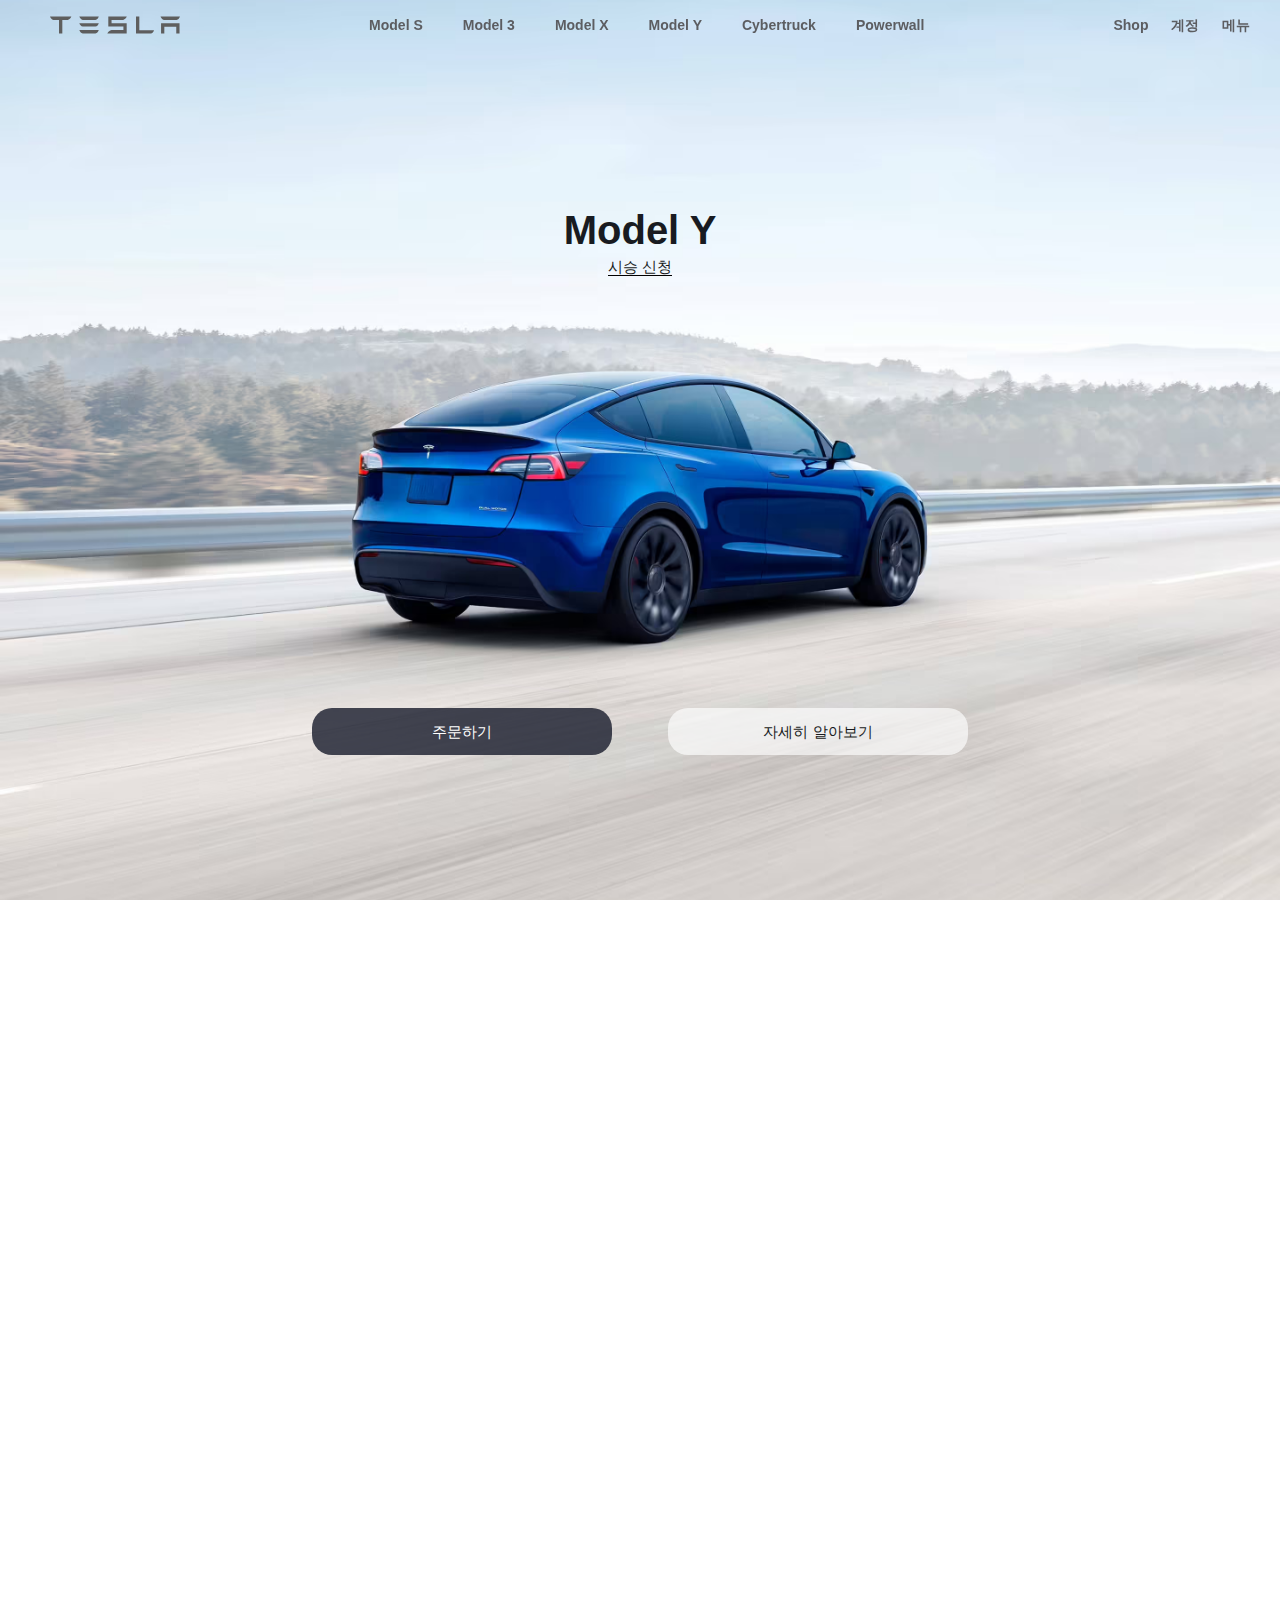
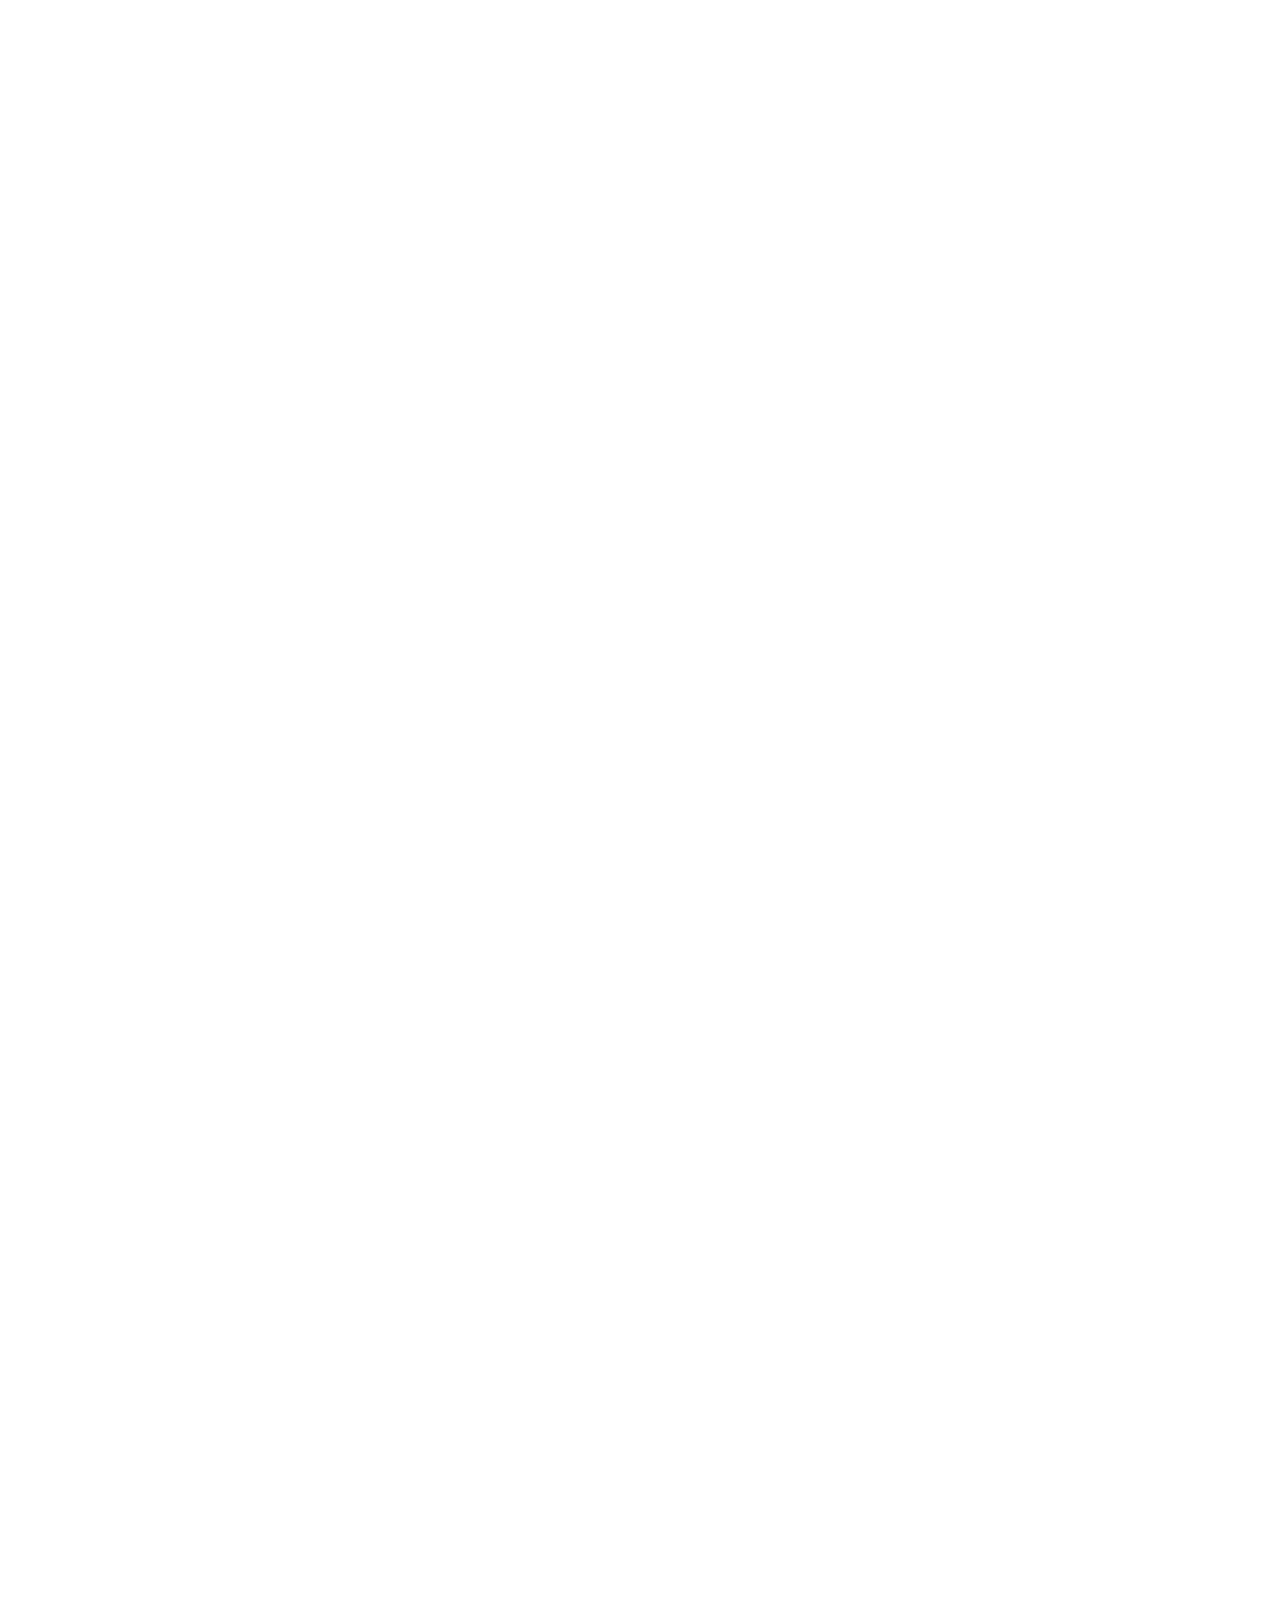
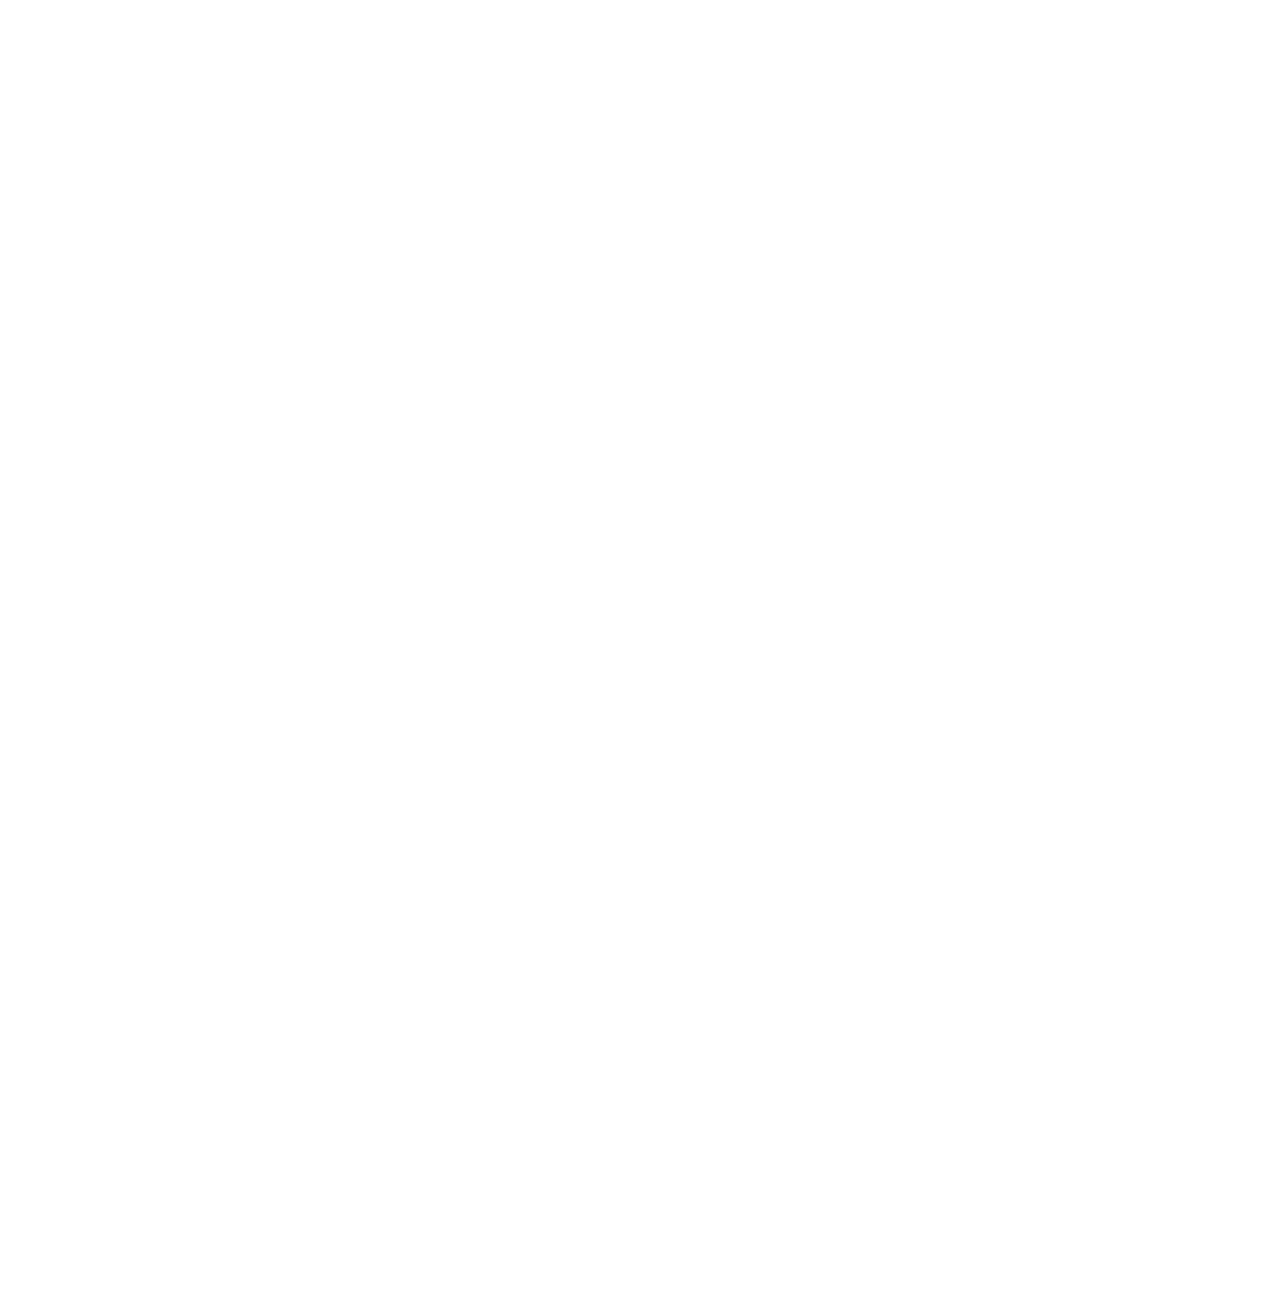
<file: index.html>
<!DOCTYPE html>
<html>

<head>
  <meta charset="utf-8" />
  <meta name="viewport" content="width=device-width" />
  <link rel="shortcut icon" href="media/favicon.ico" type="image/x-icon">
  <link rel="preconnect" href="https://fonts.googleapis.com">
  <title>전기차, 태양광 및 청정 에너지 | Tesla 대한민국</title>

  <!-- Fullpage CSS -->
  <link rel="stylesheet" href="css/fullpage.css" />
  <!-- 초기화 CSS -->
  <link rel="stylesheet" href="css/reset.css" />
  <link rel="stylesheet" href="css/variable.css" />
  <link rel="stylesheet" href="css/header.css" />
  <link rel="stylesheet" href="css/navigation.css" />
  <link rel="stylesheet" href="css/section.css" />
  <link rel="stylesheet" href="css/footer.css" />
  <link rel="stylesheet" href="css/responsive.css" />

</head>

<body>
  <div class="blur_overlay"></div>

  <header class="header">
    <a class="header_left" href="#">
      <img class="header_logo" src="media/tesla_logo.svg" alt="" />
    </a>

    <ul class="header_middle">
      <li>
      <li><a class="header_nav_btn" href="#">Model S</a></li>
      <li><a class="header_nav_btn" href="#">Model 3</a></li>
      <li><a class="header_nav_btn" href="#">Model X</a></li>
      <li><a class="header_nav_btn" href="#">Model Y</a></li>
      <li><a class="header_nav_btn" href="#">Cybertruck</a></li>
      <li><a class="header_nav_btn" href="#">Powerwall</a></li>
      </li>
    </ul>

    <div class="header_right">
      <a class="header_nav_btn" href="#">shop</a>
      <a class="header_nav_btn" href="#">계정</a>
      <a class="header_nav_btn menu_btn" href="#">메뉴</a>
    </div>

  </header>

  <nav class="navigation">
    <div class="close_btn_container">
      <img class="navigation_close_btn" src="media/close_icon.svg" alt="" />
    </div>

    <ul>
      <li class="link_in_middle"><a class="nav_link" href="#">Model S</a></li>
      <li class="link_in_middle"><a class="nav_link" href="#">Model 3</a></li>
      <li class="link_in_middle"><a class="nav_link" href="#">Model X</a></li>
      <li class="link_in_middle"><a class="nav_link" href="#">Model Y</a></li>

      <li><a class="nav_link" href="#">인벤토리 </a></li>
      <li><a class="nav_link" href="#">인증중고 인벤토리 </a></li>
      <li><a class="nav_link" href="#">Roadster </a></li>
      <li><a class="nav_link" href="#">상업용 에너지 </a></li>
      <li><a class="nav_link" href="#">공공사업용</a></li>
      <li><a class="nav_link" href="#">에너지 </a></li>
      <li><a class="nav_link" href="#">법인 판매 </a></li>
      <li><a class="nav_link" href="#">충전</a></li>
      <li><a class="nav_link" href="#">Tesla 찾기 </a></li>
      <li><a class="nav_link" href="#">이벤트</a></li>
      <li><a class="nav_link" href="#">지원 </a></li>
      <li><a class="nav_link" href="#">투자자 정보 </a></li>


    </ul>

  </nav>

  <section id="fullpage">
    <section class="section one">
      <div class="section_content">
        <h1 class="section_content_title">Model Y</h1>
        <h2 class="section_content_subtitle">
          <a href="#">시승 신청</a>
        </h2>
      </div>

      <div class="section_action_container">
        <a class="section_action_btn action_btn_primary" href="#">주문하기</a>
        <a class="section_action_btn action_btn_secondary" href="#">자세히 알아보기</a>
      </div>
    </section>

    <section class="section two">
      <div class="section_content">
        <h1 class="section_content_title">Model 3</h1>
        <h2 class="section_content_subtitle">
          <a href="#">시승 신청</a>
        </h2>
      </div>

      <div class="section_action_container">
        <a class="section_action_btn action_btn_primary" href="#">주문하기</a>
        <a class="section_action_btn action_btn_secondary" href="#">자세히 알아보기</a>
      </div>
    </section>

    <section class="section three">
      <div class="section_content">
        <h1 class="section_content_title">Model X</h1>
        <h2 class="section_content_subtitle">
          <a href="#">시승 신청</a>
        </h2>
      </div>

      <div class="section_action_container">
        <a class="section_action_btn action_btn_primary" href="#">주문하기</a>
        <a class="section_action_btn action_btn_secondary" href="#">자세히 알아보기</a>
      </div>
    </section>

    <section class="section four">
      <div class="section_content">
        <h1 class="section_content_title">Model S</h1>
        <h2 class="section_content_subtitle">
          <a href="#">시승 신청</a>
        </h2>
      </div>

      <div class="section_action_container">
        <a class="section_action_btn action_btn_primary" href="#">주문하기</a>
        <a class="section_action_btn action_btn_secondary" href="#">자세히 알아보기</a>
      </div>
    </section>

    <section class="section five">
      <div class="section_content">
        <h1 class="section_content_title">태양광과 Powerwall</h1>
        <h2 class="section_content_subtitle">
          모든 전력을 공급
        </h2>
      </div>

      <div class="section_action_container">
        <a class="section_action_btn action_btn_primary" href="#">자세히 알아보기</a>

      </div>

      <footer class="footer">
        <div class="container">
          <ul>
            <li><a href="#">Tesla © 2021</a></li>
            <li><a href="#"> Privacy &amp; Legal </a></li>
            <li><a href="#"> contact </a></li>
            <li><a href="#">careers</a></li>
            <li><a href="#">news</a></li>
            <li><a href="#">engage</a></li>
            <li><a href="#">locations</a></li>
          </ul>
          <p> 테슬라코리아 유한회사 | 사업자등록번호 : 524-88-00237 | 데이비드존파인스타인, 리리 | 통신판매업신고: 제2016-서울강남-02964호 |
            <a href="http://www.ftc.go.kr/bizCommPop.do?wrkr_no=5248800237">사업자정보확인</a>
            | 호스팅제공자: Tesla Inc. | 주소 : 서울특별시 강남구 테헤란로 134, 14층 | 대표전화 : 080-617-1388 |
            <a href="mailto:southkorea@tesla.com">southkorea@tesla.com</a>
          </p>
        </div>
      </footer>
    </section>

  </section>




  <script src="js/fullpage.js"></script>
  <script src="js/index.js"></script>
</body>

</html>
</file>
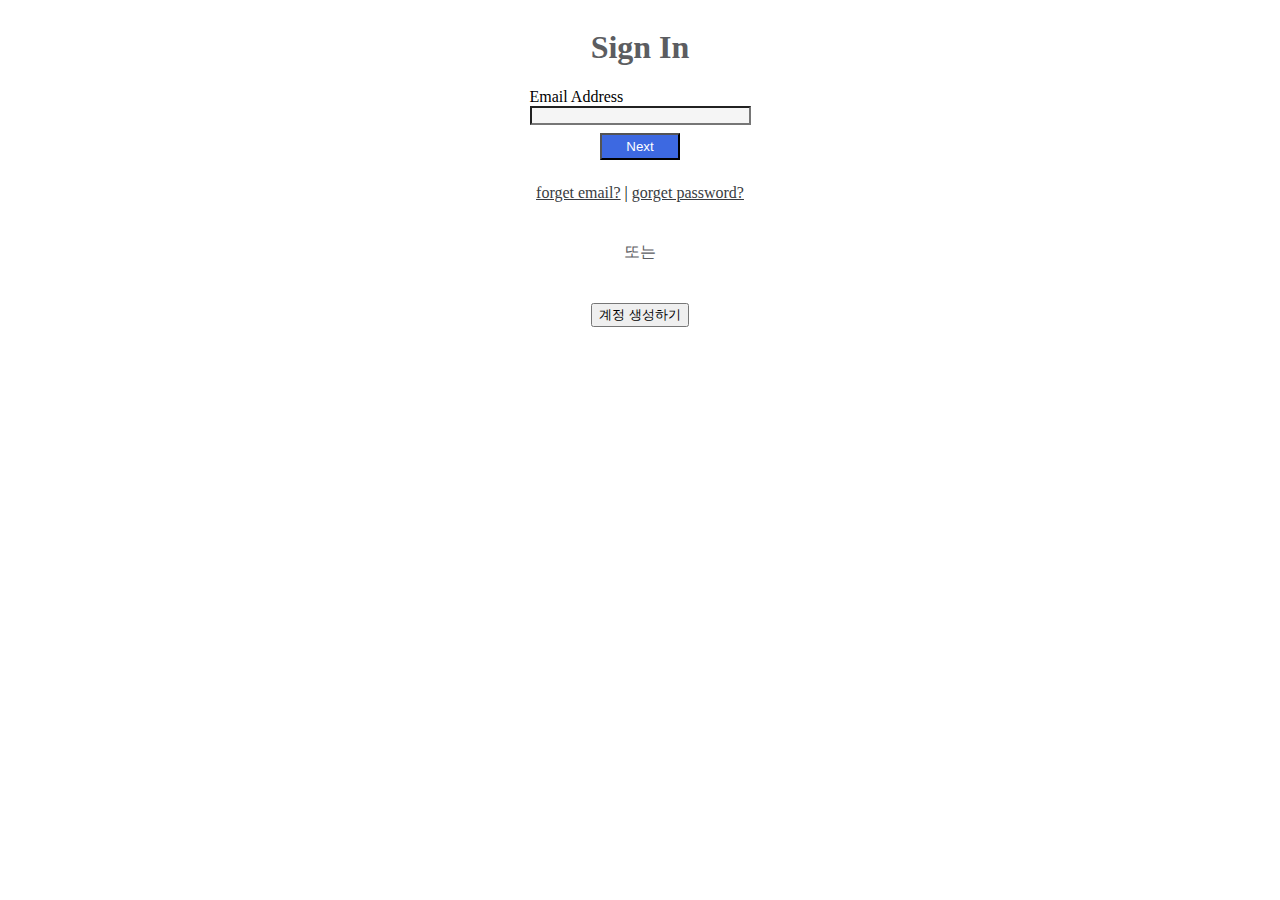
<file: login.html>
<!DOCTYPE html>
<html lang="en">

<head>
  <meta charset="UTF-8">
  <meta http-equiv="X-UA-Compatible" content="IE=edge">
  <meta name="viewport" content="width=device-width, initial-scale=1.0">
  <title>Login Page</title>
  <link rel="stylesheet" href="css/login.css">
</head>

<body>
  <div class="container">
    <h1 class="login_label">Sign In</h1>

    <form action="post">
      <div class="form_email">
        <div class="email_label"> Email Address</div>
        <input type="text" class="input_email">
        <div></div>
      </div>

      <button class="to_pw_page">Next</button>
      <p class="need_help_txt">
        <a href="#">forget email?</a>
        <span>|</span>
        <a href="#">gorget password?</a>
      </p>
    </form>

    <span class="inlinebreak">
      또는
    </span>

    <form action="" method="post">
      <button class="secondbutton">계정 생성하기</button>
    </form>



  </div>

</body>

</html>
</file>
<file: css/fullpage.css>
/*!
 * fullPage 3.1.2
 * https://github.com/alvarotrigo/fullPage.js
 *
 * @license GPLv3 for open source use only
 * or Fullpage Commercial License for commercial use
 * http://alvarotrigo.com/fullPage/pricing/
 *
 * Copyright (C) 2018 http://alvarotrigo.com/fullPage - A project by Alvaro Trigo
 */
html.fp-enabled,
.fp-enabled body {
    margin: 0;
    padding: 0;
    overflow:hidden;

    /*Avoid flicker on slides transitions for mobile phones #336 */
    -webkit-tap-highlight-color: rgba(0,0,0,0);
}
.fp-section {
    position: relative;
    -webkit-box-sizing: border-box; /* Safari<=5 Android<=3 */
    -moz-box-sizing: border-box; /* <=28 */
    box-sizing: border-box;
}
.fp-slide {
    float: left;
}
.fp-slide, .fp-slidesContainer {
    height: 100%;
    display: block;
}
.fp-slides {
    z-index:1;
    height: 100%;
    overflow: hidden;
    position: relative;
    -webkit-transition: all 0.3s ease-out; /* Safari<=6 Android<=4.3 */
    transition: all 0.3s ease-out;
}
.fp-section.fp-table, .fp-slide.fp-table {
    display: table;
    table-layout:fixed;
    width: 100%;
}
.fp-tableCell {
    display: table-cell;
    vertical-align: middle;
    width: 100%;
    height: 100%;
}
.fp-slidesContainer {
    float: left;
    position: relative;
}
.fp-controlArrow {
    -webkit-user-select: none; /* webkit (safari, chrome) browsers */
    -moz-user-select: none; /* mozilla browsers */
    -khtml-user-select: none; /* webkit (konqueror) browsers */
    -ms-user-select: none; /* IE10+ */
    position: absolute;
    z-index: 4;
    top: 50%;
    cursor: pointer;
    width: 0;
    height: 0;
    border-style: solid;
    margin-top: -38px;
    -webkit-transform: translate3d(0,0,0);
    -ms-transform: translate3d(0,0,0);
    transform: translate3d(0,0,0);
}
.fp-controlArrow.fp-prev {
    left: 15px;
    width: 0;
    border-width: 38.5px 34px 38.5px 0;
    border-color: transparent #fff transparent transparent;
}
.fp-controlArrow.fp-next {
    right: 15px;
    border-width: 38.5px 0 38.5px 34px;
    border-color: transparent transparent transparent #fff;
}
.fp-scrollable {
    overflow: hidden;
    position: relative;
}
.fp-scroller{
    overflow: hidden;
}
.iScrollIndicator{
    border: 0 !important;
}
.fp-notransition {
    -webkit-transition: none !important;
    transition: none !important;
}
#fp-nav {
    position: fixed;
    z-index: 100;
    top: 50%;
    opacity: 1;
    transform: translateY(-50%);
    -ms-transform: translateY(-50%);
    -webkit-transform: translate3d(0,-50%,0);
}
#fp-nav.fp-right {
    right: 17px;
}
#fp-nav.fp-left {
    left: 17px;
}
.fp-slidesNav{
    position: absolute;
    z-index: 4;
    opacity: 1;
    -webkit-transform: translate3d(0,0,0);
    -ms-transform: translate3d(0,0,0);
    transform: translate3d(0,0,0);
    left: 0 !important;
    right: 0;
    margin: 0 auto !important;
}
.fp-slidesNav.fp-bottom {
    bottom: 17px;
}
.fp-slidesNav.fp-top {
    top: 17px;
}
#fp-nav ul,
.fp-slidesNav ul {
  margin: 0;
  padding: 0;
}
#fp-nav ul li,
.fp-slidesNav ul li {
    display: block;
    width: 14px;
    height: 13px;
    margin: 7px;
    position:relative;
}
.fp-slidesNav ul li {
    display: inline-block;
}
#fp-nav ul li a,
.fp-slidesNav ul li a {
    display: block;
    position: relative;
    z-index: 1;
    width: 100%;
    height: 100%;
    cursor: pointer;
    text-decoration: none;
}
#fp-nav ul li a.active span,
.fp-slidesNav ul li a.active span,
#fp-nav ul li:hover a.active span,
.fp-slidesNav ul li:hover a.active span{
    height: 12px;
    width: 12px;
    margin: -6px 0 0 -6px;
    border-radius: 100%;
 }
#fp-nav ul li a span,
.fp-slidesNav ul li a span {
    border-radius: 50%;
    position: absolute;
    z-index: 1;
    height: 4px;
    width: 4px;
    border: 0;
    background: #333;
    left: 50%;
    top: 50%;
    margin: -2px 0 0 -2px;
    -webkit-transition: all 0.1s ease-in-out;
    -moz-transition: all 0.1s ease-in-out;
    -o-transition: all 0.1s ease-in-out;
    transition: all 0.1s ease-in-out;
}
#fp-nav ul li:hover a span,
.fp-slidesNav ul li:hover a span{
    width: 10px;
    height: 10px;
    margin: -5px 0px 0px -5px;
}
#fp-nav ul li .fp-tooltip {
    position: absolute;
    top: -2px;
    color: #fff;
    font-size: 14px;
    font-family: arial, helvetica, sans-serif;
    white-space: nowrap;
    max-width: 220px;
    overflow: hidden;
    display: block;
    opacity: 0;
    width: 0;
    cursor: pointer;
}
#fp-nav ul li:hover .fp-tooltip,
#fp-nav.fp-show-active a.active + .fp-tooltip {
    -webkit-transition: opacity 0.2s ease-in;
    transition: opacity 0.2s ease-in;
    width: auto;
    opacity: 1;
}
#fp-nav ul li .fp-tooltip.fp-right {
    right: 20px;
}
#fp-nav ul li .fp-tooltip.fp-left {
    left: 20px;
}
.fp-auto-height.fp-section,
.fp-auto-height .fp-slide,
.fp-auto-height .fp-tableCell{
    height: auto !important;
}

.fp-responsive .fp-auto-height-responsive.fp-section,
.fp-responsive .fp-auto-height-responsive .fp-slide,
.fp-responsive .fp-auto-height-responsive .fp-tableCell {
    height: auto !important;
}

/*Only display content to screen readers*/
.fp-sr-only{
    position: absolute;
    width: 1px;
    height: 1px;
    padding: 0;
    overflow: hidden;
    clip: rect(0, 0, 0, 0);
    white-space: nowrap;
    border: 0;
}
</file>
<file: css/variable.css>
/* 자주 쓰는 색을 변수 선언 */
:root {
	--primary-color: #181b21;
	--secondary-color: #5c5d61;
}
</file>
<file: css/header.css>
.header {
  height: 5rem;
  position: fixed;
  top: 0;
  left: 0;
  width: 100%;
  z-index: 5;
  display: flex;
  justify-content: space-between;
}

.header_middle {
  display: flex;
  align-items: center;
}

.header_left {
  display: block;
  overflow: hidden;
  padding: 0 2rem;
}

.header_logo {
  height: 100%;
  width: 13rem;
}

.header_right {
  margin: auto 0;
  margin-right: 1rem;
}

.header_nav_btn {
  display: none;
  font-size: 1.4rem;
  font-weight: bold;
  padding: 1rem;
  color: var(--secondary-color);
  border-radius: 1.5rem;
  text-transform: capitalize;
  transition: background 0.3s linear; 
}

.header_nav_btn:hover {
  background: rgba(0, 0, 0, 0.08);
} 

.header_middle .sliding-bar {
  position: absolute;
  background-color: #aef;
  transition: all .2s ease;
  z-index: 1;
  opacity: 0;
}

.header_nav_btn.menu_btn {
  display: inline-block;
}

.header_middle .header_nav_btn {
  margin-right: 2rem;
}
</file>
<file: css/navigation.css>
.navigation {
  position: fixed;
  top: 0;
  right: 0;
  width: 80%;
  max-width: 35rem;
  height: 100%;
  z-index: 10;
  background: #fff;
  transform: translateX(100%);
  transition: transform 0.5s cubic-bezier(0.5, 0, 0, 0.75);
}

.navigation.is--active {
  transform: translateX(0);
}

.navigation ul {
  width: 80%;
  margin: 0 auto;
}

.navigation ul li {
  width: 100%;
  padding: 1.2rem 0;
  padding-left: 2rem;
  margin-bottom: 0.5rem;
  cursor: pointer;
  border-radius: 1.2rem;
  transition: background-color 0.33s ease;
}

.nav_link {
  color: #393c41;
  font-weight: 600;
  font-size: 1.5rem;
  text-transform: capitalize;
}

.navigation ul li:hover {
  background: #0000000d;
}

.close_btn_container {
  text-align: right;
  margin: 2rem 3rem;
}

.navigation_close_btn {
  width: 3rem;
  cursor: pointer;
  transition-property: background-color,border-radius;
}

.navigation_close_btn:hover{
  background-color: rgba(0, 0, 0, 0.08);
  border-radius: 20px;

}

.blur_overlay {
  display: none;
  position: fixed;
  top: 0;
  left: 0;
  width: 100%;
  height: 100%;
  z-index: 9;
  background: rgba(0, 0, 0, 0.2);
  backdrop-filter: blur(1rem);
  transition: display 0.4s ease;
}

.blur_overlay.is--active {
  display: block;
}
</file>
<file: css/section.css>
#fullpage.no-scroll {
  overflow-y: hidden;
  max-height: 100vh;
}

.section {
  background-repeat: no-repeat;
  background-size: cover;
  background-position: center;
}

.section.one {
  background-image: url(../media/1.avif);
}

.section.two {
  background-image: url(../media/2.avif);
}

.section.three {
  background-image: url(../media/3.avif);
}

.section.four {
  background-image: url(../media/4.avif);
}

.section.five {
  background-image: url(../media/5.avif);
}

.section_content {
  position: absolute;
  top: 20%;
  left: 50%;
  transform: translateX(-50%);
  width: 100%;
  text-align: center;
  text-transform: capitalize;
  color: var(--primary-color);
}

.section_content_title {
  font-family: 'Noto Sans KR', sans-serif;
  font-size: 4rem;
  font-weight: bold;
  margin-bottom: 0.5rem;
  animation: slideInFromBottom 1s ease-in ;
}

.section_content_subtitle {
  font-family: 'Noto Sans KR', sans-serif;
  font-size: 1.5rem;
  font-weight: 500;
  animation: slideInFromBottom 1s ease-in ;
}

.section_content_subtitle a {
  color: inherit;

  box-shadow: 0 1px 0 0 black;
  transition: box-shadow .33s ease;
}

.section_content_subtitle a:hover {
  /* text-decoration: underline; */
  box-shadow: 0 3px 0 0 black;
}

.section_action_container {
  position: absolute;
  bottom: 15%;
  left: 50%;
  transform: translateX(-50%);
  width: 100%;
  text-align: center;
  display: flex;
  flex-wrap: wrap;
  justify-content: center;
}

.section_action_btn {
  font-family: 'Noto Sans KR', sans-serif;
  font-size: 1.5rem;
  font-weight: 500;
  padding: 1rem ;
  border-radius: 2rem;
  flex-basis: 80%;
  margin-bottom: 1rem;
  text-transform: capitalize;
}

.action_btn_primary {
  background: rgba(23, 26, 42, 0.8);
  color: white;
  animation: slideInFromLeft 1s ease-in ;
}

.action_btn_secondary {
  background: rgba(255, 255, 255, 0.65);
  color: var(--primary-color);
  animation: slideInFromRight 1s ease-in ;
}

/* 아래에서 위로 */
@keyframes slideInFromBottom {
  0% {
    transform: translateY(100%);
  }

  100% {
    transform: translateX(0);
  }
}
/* 왼쪽에서 오른쪽으로 */
@keyframes slideInFromLeft {
  0% {
    transform: translateX(-100%);
  }

  100% {
    transform: translateX(0);
  }
}

/* 오른쪽에서 왼쪽으로 */
@keyframes slideInFromRight {
  0% {
    transform: translateX(100%);
  }

  100% {
    transform: translateX(0);
  }
}
</file>
<file: css/footer.css>
.footer {
  position: absolute;
  z-index: 100;
  bottom: 0;
  width: 100%;
  text-align: center;
}

.footer ul {
  width: 80%;
  height: 30px;
  margin: 0 auto;

  /* footer 링크 가운데 정렬 */
  display: flex;
  justify-content: center;
  align-items: center;
  flex-wrap: wrap;
}

.footer ul li {
  margin: 0 1rem;
  /* margin-top: 1rem; */
  text-transform: capitalize;
  font-weight: 600;
}

.footer ul li a {
  color: #d0d1d2;
  font-size: 1.2rem;
}

.footer p{
  color: #d0d1d2;
  font-size: 12px;
  padding: 0 0 16px;

  width: 566px;
  line-height: 21px;

}

.footer p a {
  color: #d0d1d2;
  border-bottom: 1px solid;
}

/* footer 링크, 정보 세로 정렬 */
.footer .container{
  display: flex;
  flex-direction: column;
  align-items: center;
}
</file>
<file: css/responsive.css>
/* sm=600 */
/* md=900 */
/* lg=1200 */
/* xl=1600 */

@media screen and (min-width: 600px) {
	.section_action_btn {
		max-width: 30rem;
		padding: 1.5rem;
		flex-basis: 40%;
	}

	.section_action_container {
		justify-content: space-evenly;
	}
}

@media screen and (min-width: 900px) {
	.section_action_container {
		width: 70%;
	}

	.footer ul {
		width: 70%;
	}
}

@media screen and (min-width: 1200px) {
	.header_nav_btn {
		display: inline-block;
	}

	.header_left {
		padding: 0 2rem;
		margin: 0 3rem;
	}

	.header_right {
		margin: auto 2rem;
	}

	.link_in_middle {
		display: none;
	}

	.section_action_container {
		width: 60%;
	}

	.footer ul {
		width: 50%;
	}
}

@media screen and (min-width: 1600px) {
	.footer ul {
		width: 40%;
	}

	.section_action_container {
		width: 50%;
	}
}
</file>
<file: css/login.css>
form{
  display: block;
  display: flex;
  flex-direction: column;
  align-items: center;
}
.login_label{
  color: #5c5d61;
}

.input_email{
  color: #393c41;
  background: #f5f5f5;
  padding: 0px 20px;
}

.need_help_txt{
  margin: 16px 0px 0px;
}

a{
  color:#393C41;
}

.form_email{
  display: grid;
  grid-template-rows: none;
}
.to_pw_page{
  background: #3D69E1;
  color: white;
  padding: 4px 24px;
  margin: 8px 0;
  vertical-align: middle;
}

.inlinebreak{
    color: #5c5d61;
    display: flex;
    justify-content: center;
    align-items: center;
    text-transform: uppercase;
    margin: 40px auto;
    white-space: nowrap;
}

.inlinebreak::after, 
.inlinebreak::before {
  content: "";
  display: inline-block;
  width: 40%;
  height: 1px;
  margin: 0 8px;
  background-color: #E2E4E4;
}

.secondbutton{
  vertical-align: middle;
}

.container{
  display: flex;
  flex-direction: column;
  align-items: center;
}
</file>
